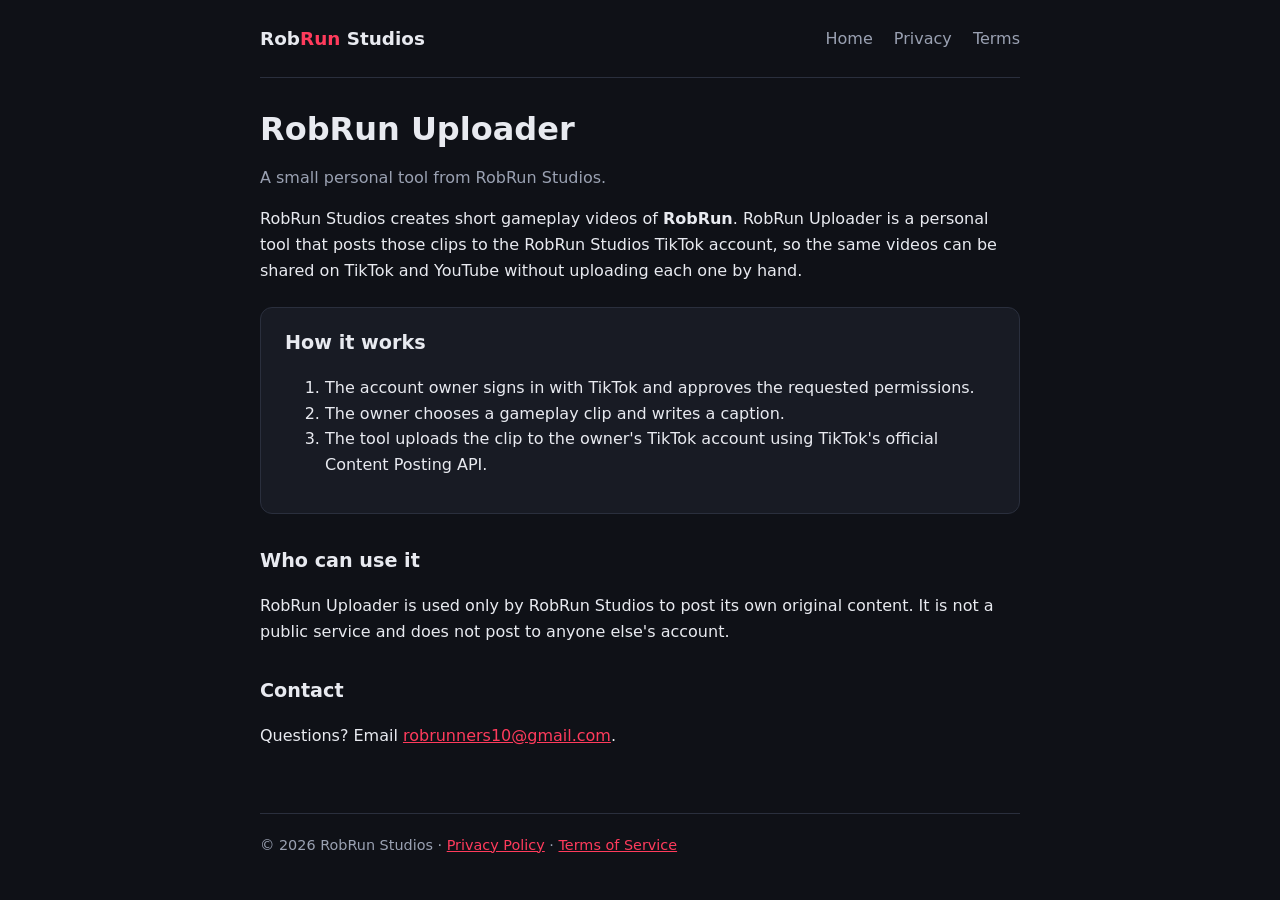
<file: index.html>
<!doctype html>
<html lang="en">
<head>
  <meta charset="utf-8">
  <meta name="viewport" content="width=device-width, initial-scale=1">
  <title>RobRun Uploader | RobRun Studios</title>
  <meta name="description" content="RobRun Uploader is a personal tool by RobRun Studios for posting RobRun gameplay clips to TikTok.">
  <link rel="stylesheet" href="style.css">
</head>
<body>
  <header>
    <a class="brand" href="index.html">Rob<span>Run</span> Studios</a>
    <nav>
      <a href="index.html">Home</a>
      <a href="privacy.html">Privacy</a>
      <a href="terms.html">Terms</a>
    </nav>
  </header>

  <main>
    <h1>RobRun Uploader</h1>
    <p class="muted">A small personal tool from RobRun Studios.</p>

    <p>
      RobRun Studios creates short gameplay videos of <strong>RobRun</strong>.
      RobRun Uploader is a personal tool that posts those clips to the
      RobRun Studios TikTok account, so the same videos can be shared on TikTok
      and YouTube without uploading each one by hand.
    </p>

    <div class="card">
      <h2 style="margin-top:0">How it works</h2>
      <ol>
        <li>The account owner signs in with TikTok and approves the requested permissions.</li>
        <li>The owner chooses a gameplay clip and writes a caption.</li>
        <li>The tool uploads the clip to the owner's TikTok account using TikTok's official Content Posting API.</li>
      </ol>
    </div>

    <h2>Who can use it</h2>
    <p>
      RobRun Uploader is used only by RobRun Studios to post its own original
      content. It is not a public service and does not post to anyone else's account.
    </p>

    <h2>Contact</h2>
    <p>Questions? Email <a href="mailto:robrunners10@gmail.com">robrunners10@gmail.com</a>.</p>
  </main>

  <footer>
    &copy; 2026 RobRun Studios &middot;
    <a href="privacy.html">Privacy Policy</a> &middot;
    <a href="terms.html">Terms of Service</a>
  </footer>
</body>
</html>
</file>
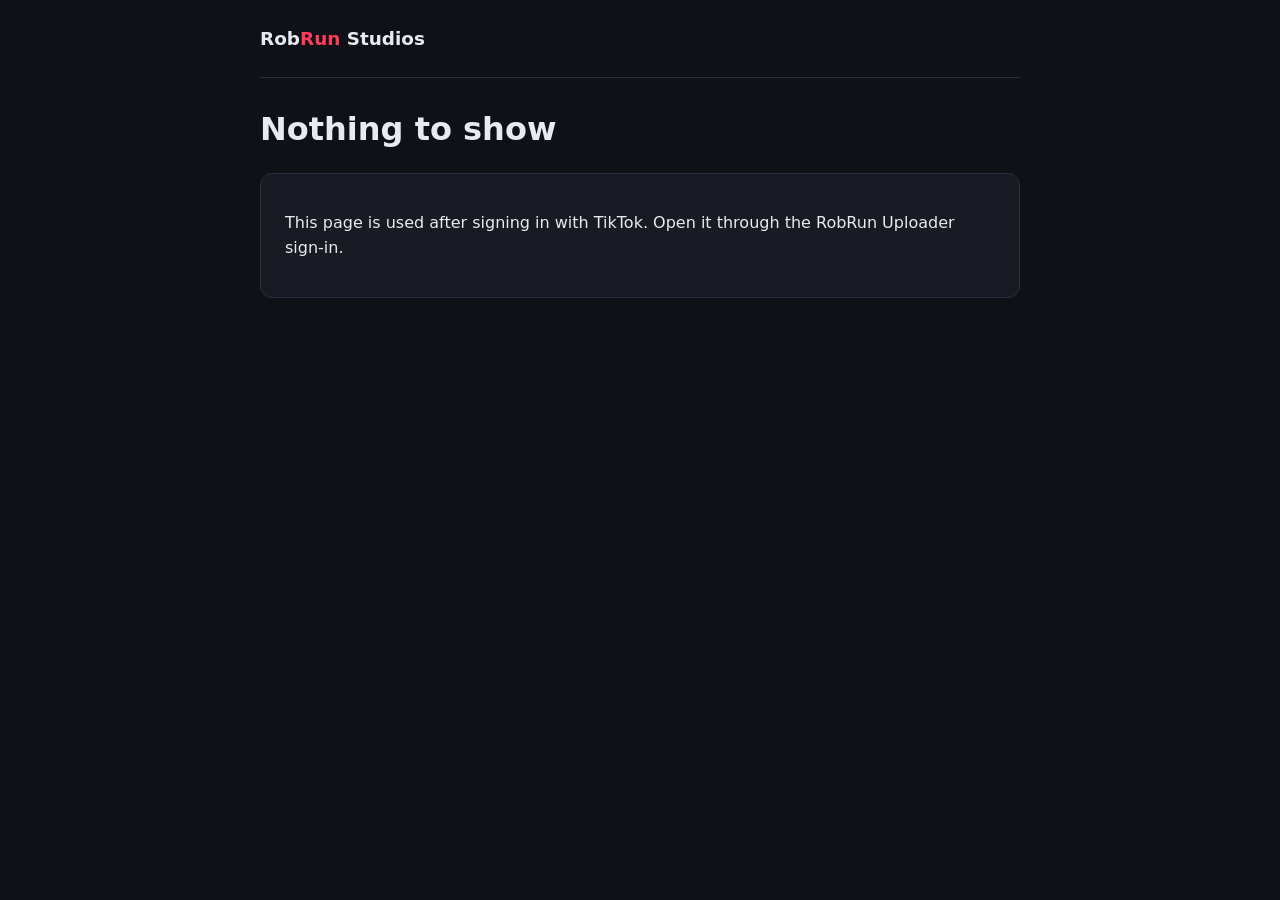
<file: callback.html>
<!doctype html>
<html lang="en">
<head>
  <meta charset="utf-8">
  <meta name="viewport" content="width=device-width, initial-scale=1">
  <meta name="robots" content="noindex">
  <title>Sign-in complete | RobRun Uploader</title>
  <link rel="stylesheet" href="style.css">
</head>
<body>
  <header>
    <a class="brand" href="index.html">Rob<span>Run</span> Studios</a>
  </header>

  <main>
    <h1 id="title">Signing in…</h1>
    <div class="card" id="result"></div>
  </main>

  <script>
    // TikTok redirects here after login with ?code=...&state=... (or ?error=...).
    // This page only displays the code so it can be pasted into the uploader on your PC.
    // Nothing is sent anywhere.
    (function () {
      var params = new URLSearchParams(window.location.search);
      var code = params.get("code");
      var state = params.get("state");
      var error = params.get("error");
      var title = document.getElementById("title");
      var box = document.getElementById("result");

      function el(tag, text, cls) {
        var e = document.createElement(tag);
        if (text) e.textContent = text;
        if (cls) e.className = cls;
        return e;
      }

      if (error) {
        title.textContent = "Sign-in was not completed";
        box.appendChild(el("p", "TikTok returned an error: " + error));
        var desc = params.get("error_description");
        if (desc) box.appendChild(el("p", desc, "muted"));
        return;
      }

      if (!code) {
        title.textContent = "Nothing to show";
        box.appendChild(el("p", "This page is used after signing in with TikTok. Open it through the RobRun Uploader sign-in."));
        return;
      }

      title.textContent = "Signed in with TikTok";
      box.appendChild(el("p", "Copy this code and paste it into RobRun Uploader on your computer. It expires in a few minutes and works only once."));
      var codeEl = el("div", code, "code");
      codeEl.id = "code";
      box.appendChild(codeEl);
      if (state) box.appendChild(el("p", "State: " + state, "muted"));

      var btn = el("button", "Copy code");
      btn.addEventListener("click", function () {
        navigator.clipboard.writeText(code).then(function () {
          btn.textContent = "Copied!";
        }, function () {
          btn.textContent = "Select the code above and copy it manually";
        });
      });
      box.appendChild(btn);
    })();
  </script>
</body>
</html>
</file>
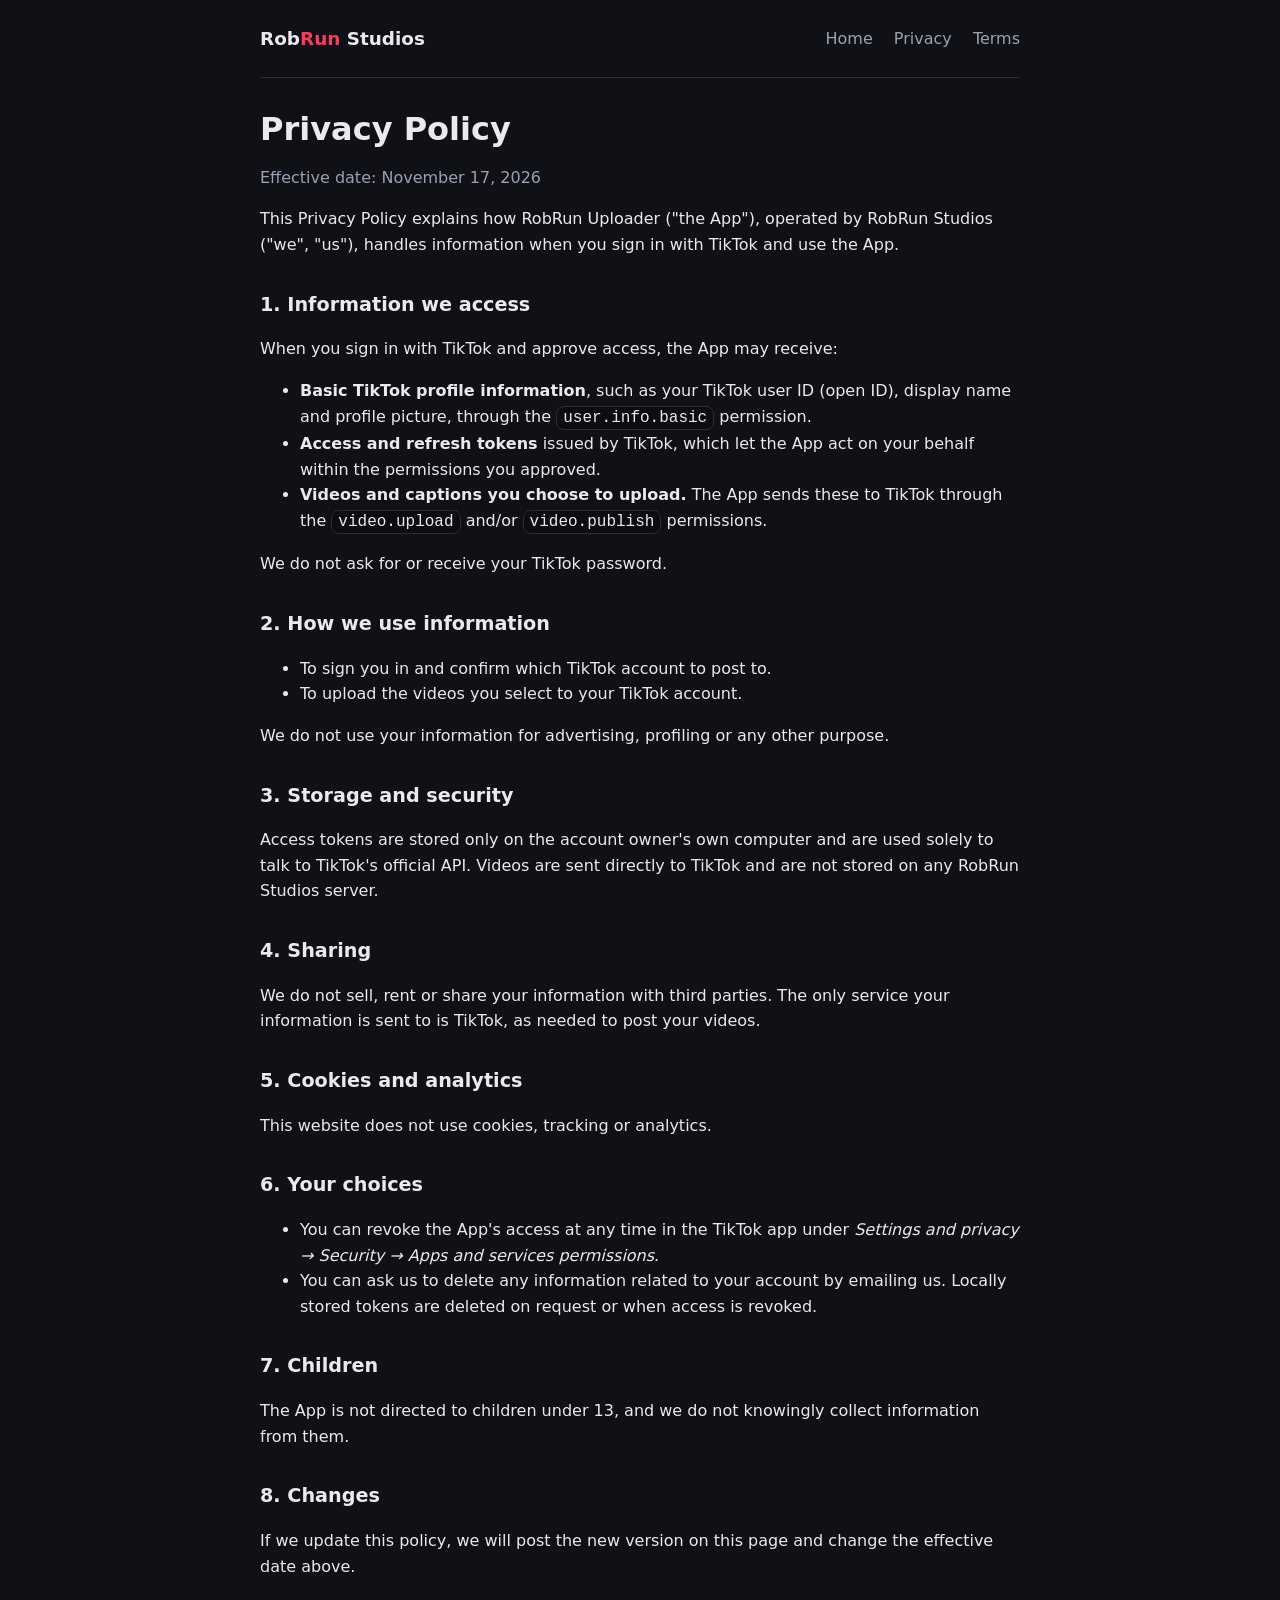
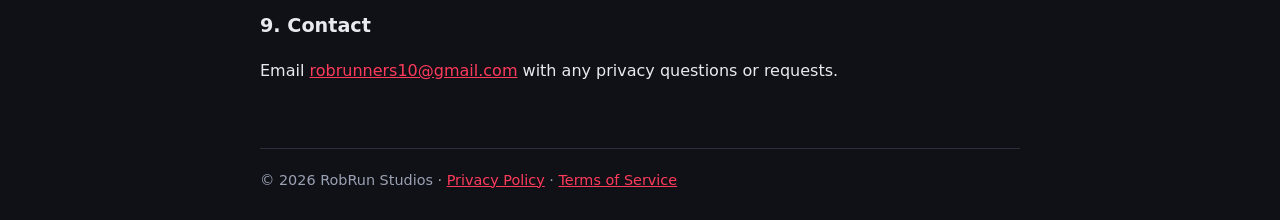
<file: privacy.html>
<!doctype html>
<html lang="en">
<head>
  <meta charset="utf-8">
  <meta name="viewport" content="width=device-width, initial-scale=1">
  <title>Privacy Policy | RobRun Uploader</title>
  <link rel="stylesheet" href="style.css">
</head>
<body>
  <header>
    <a class="brand" href="index.html">Rob<span>Run</span> Studios</a>
    <nav>
      <a href="index.html">Home</a>
      <a href="privacy.html">Privacy</a>
      <a href="terms.html">Terms</a>
    </nav>
  </header>

  <main>
    <h1>Privacy Policy</h1>
    <p class="muted">Effective date: November 17, 2026</p>

    <p>
      This Privacy Policy explains how RobRun Uploader ("the App"), operated by
      RobRun Studios ("we", "us"), handles information when you sign in with
      TikTok and use the App.
    </p>

    <h2>1. Information we access</h2>
    <p>When you sign in with TikTok and approve access, the App may receive:</p>
    <ul>
      <li><strong>Basic TikTok profile information</strong>, such as your TikTok user ID (open ID), display name and profile picture, through the <code>user.info.basic</code> permission.</li>
      <li><strong>Access and refresh tokens</strong> issued by TikTok, which let the App act on your behalf within the permissions you approved.</li>
      <li><strong>Videos and captions you choose to upload.</strong> The App sends these to TikTok through the <code>video.upload</code> and/or <code>video.publish</code> permissions.</li>
    </ul>
    <p>We do not ask for or receive your TikTok password.</p>

    <h2>2. How we use information</h2>
    <ul>
      <li>To sign you in and confirm which TikTok account to post to.</li>
      <li>To upload the videos you select to your TikTok account.</li>
    </ul>
    <p>We do not use your information for advertising, profiling or any other purpose.</p>

    <h2>3. Storage and security</h2>
    <p>
      Access tokens are stored only on the account owner's own computer and are
      used solely to talk to TikTok's official API. Videos are sent directly to
      TikTok and are not stored on any RobRun Studios server.
    </p>

    <h2>4. Sharing</h2>
    <p>
      We do not sell, rent or share your information with third parties. The
      only service your information is sent to is TikTok, as needed to post your videos.
    </p>

    <h2>5. Cookies and analytics</h2>
    <p>This website does not use cookies, tracking or analytics.</p>

    <h2>6. Your choices</h2>
    <ul>
      <li>You can revoke the App's access at any time in the TikTok app under <em>Settings and privacy &rarr; Security &rarr; Apps and services permissions</em>.</li>
      <li>You can ask us to delete any information related to your account by emailing us. Locally stored tokens are deleted on request or when access is revoked.</li>
    </ul>

    <h2>7. Children</h2>
    <p>The App is not directed to children under 13, and we do not knowingly collect information from them.</p>

    <h2>8. Changes</h2>
    <p>If we update this policy, we will post the new version on this page and change the effective date above.</p>

    <h2>9. Contact</h2>
    <p>Email <a href="mailto:robrunners10@gmail.com">robrunners10@gmail.com</a> with any privacy questions or requests.</p>
  </main>

  <footer>
    &copy; 2026 RobRun Studios &middot;
    <a href="privacy.html">Privacy Policy</a> &middot;
    <a href="terms.html">Terms of Service</a>
  </footer>
</body>
</html>
</file>
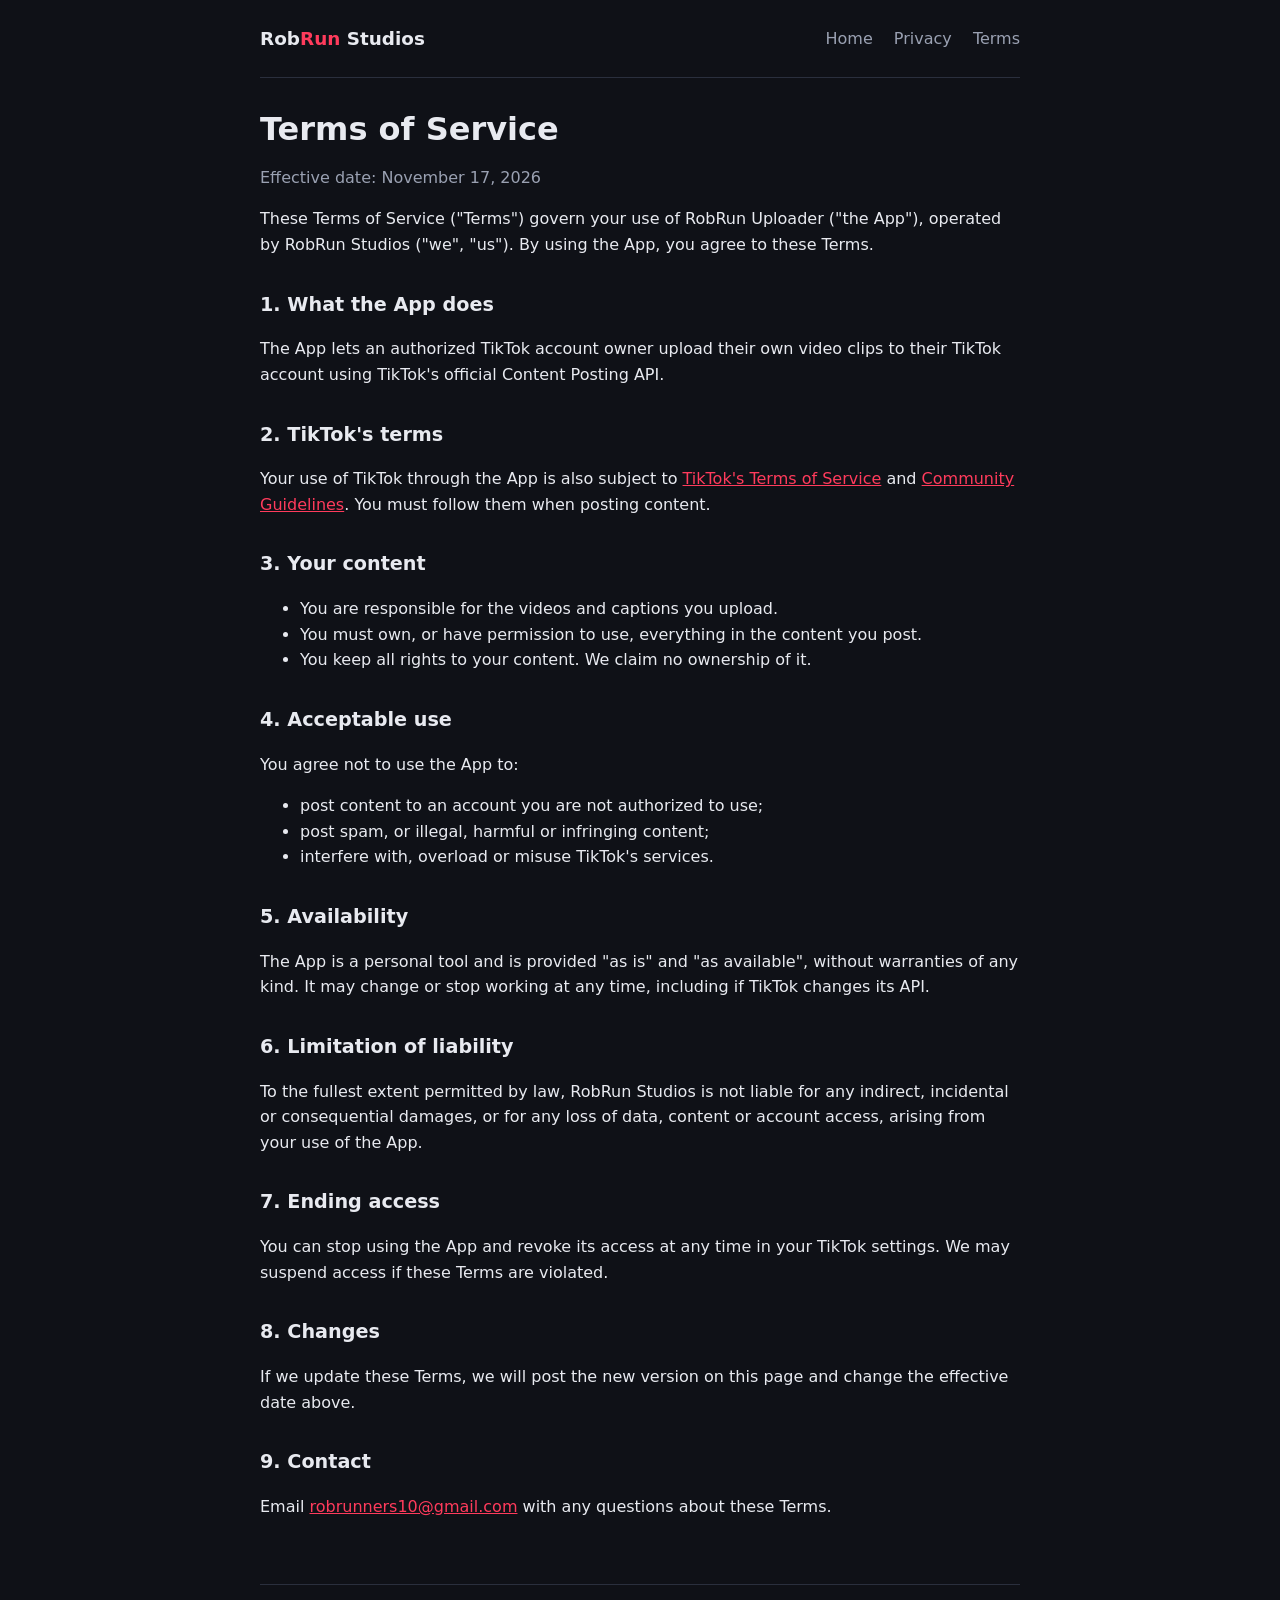
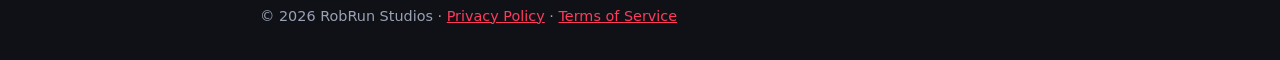
<file: terms.html>
<!doctype html>
<html lang="en">
<head>
  <meta charset="utf-8">
  <meta name="viewport" content="width=device-width, initial-scale=1">
  <title>Terms of Service | RobRun Uploader</title>
  <link rel="stylesheet" href="style.css">
</head>
<body>
  <header>
    <a class="brand" href="index.html">Rob<span>Run</span> Studios</a>
    <nav>
      <a href="index.html">Home</a>
      <a href="privacy.html">Privacy</a>
      <a href="terms.html">Terms</a>
    </nav>
  </header>

  <main>
    <h1>Terms of Service</h1>
    <p class="muted">Effective date: November 17, 2026</p>

    <p>
      These Terms of Service ("Terms") govern your use of RobRun Uploader
      ("the App"), operated by RobRun Studios ("we", "us"). By using the App,
      you agree to these Terms.
    </p>

    <h2>1. What the App does</h2>
    <p>
      The App lets an authorized TikTok account owner upload their own video
      clips to their TikTok account using TikTok's official Content Posting API.
    </p>

    <h2>2. TikTok's terms</h2>
    <p>
      Your use of TikTok through the App is also subject to
      <a href="https://www.tiktok.com/legal/terms-of-service" rel="noopener">TikTok's Terms of Service</a>
      and <a href="https://www.tiktok.com/community-guidelines" rel="noopener">Community Guidelines</a>.
      You must follow them when posting content.
    </p>

    <h2>3. Your content</h2>
    <ul>
      <li>You are responsible for the videos and captions you upload.</li>
      <li>You must own, or have permission to use, everything in the content you post.</li>
      <li>You keep all rights to your content. We claim no ownership of it.</li>
    </ul>

    <h2>4. Acceptable use</h2>
    <p>You agree not to use the App to:</p>
    <ul>
      <li>post content to an account you are not authorized to use;</li>
      <li>post spam, or illegal, harmful or infringing content;</li>
      <li>interfere with, overload or misuse TikTok's services.</li>
    </ul>

    <h2>5. Availability</h2>
    <p>
      The App is a personal tool and is provided "as is" and "as available",
      without warranties of any kind. It may change or stop working at any time,
      including if TikTok changes its API.
    </p>

    <h2>6. Limitation of liability</h2>
    <p>
      To the fullest extent permitted by law, RobRun Studios is not liable for
      any indirect, incidental or consequential damages, or for any loss of data,
      content or account access, arising from your use of the App.
    </p>

    <h2>7. Ending access</h2>
    <p>
      You can stop using the App and revoke its access at any time in your
      TikTok settings. We may suspend access if these Terms are violated.
    </p>

    <h2>8. Changes</h2>
    <p>If we update these Terms, we will post the new version on this page and change the effective date above.</p>

    <h2>9. Contact</h2>
    <p>Email <a href="mailto:robrunners10@gmail.com">robrunners10@gmail.com</a> with any questions about these Terms.</p>
  </main>

  <footer>
    &copy; 2026 RobRun Studios &middot;
    <a href="privacy.html">Privacy Policy</a> &middot;
    <a href="terms.html">Terms of Service</a>
  </footer>
</body>
</html>
</file>
<file: style.css>
:root {
  --bg: #0f1117;
  --card: #181b24;
  --text: #e8eaf0;
  --muted: #9aa1b2;
  --accent: #ff3b5c;
  --border: #2a2f3d;
}

* { box-sizing: border-box; }

body {
  margin: 0;
  background: var(--bg);
  color: var(--text);
  font-family: system-ui, -apple-system, "Segoe UI", Roboto, sans-serif;
  line-height: 1.6;
  padding: 0 16px;
}

header, main, footer {
  max-width: 760px;
  margin: 0 auto;
}

header {
  display: flex;
  flex-wrap: wrap;
  align-items: center;
  justify-content: space-between;
  gap: 12px;
  padding: 24px 0;
  border-bottom: 1px solid var(--border);
}

.brand {
  font-weight: 700;
  font-size: 1.15rem;
  color: var(--text);
  text-decoration: none;
}

.brand span { color: var(--accent); }

nav a {
  color: var(--muted);
  text-decoration: none;
  margin-left: 16px;
}

nav a:first-child { margin-left: 0; }
nav a:hover { color: var(--text); }

main { padding: 32px 0 48px; }

h1 { font-size: 2rem; line-height: 1.2; margin: 0 0 8px; }
h2 { font-size: 1.2rem; margin-top: 32px; }

.muted { color: var(--muted); }

a { color: var(--accent); }

.card {
  background: var(--card);
  border: 1px solid var(--border);
  border-radius: 12px;
  padding: 20px 24px;
  margin: 24px 0;
}

code, .code {
  font-family: ui-monospace, Consolas, monospace;
  background: #0b0d12;
  border: 1px solid var(--border);
  border-radius: 8px;
  padding: 2px 6px;
}

.code {
  display: block;
  padding: 12px;
  word-break: break-all;
  margin: 12px 0;
}

button {
  background: var(--accent);
  color: #fff;
  border: 0;
  border-radius: 8px;
  padding: 10px 18px;
  font-size: 1rem;
  cursor: pointer;
}

footer {
  border-top: 1px solid var(--border);
  padding: 20px 0 32px;
  color: var(--muted);
  font-size: 0.9rem;
}
</file>
